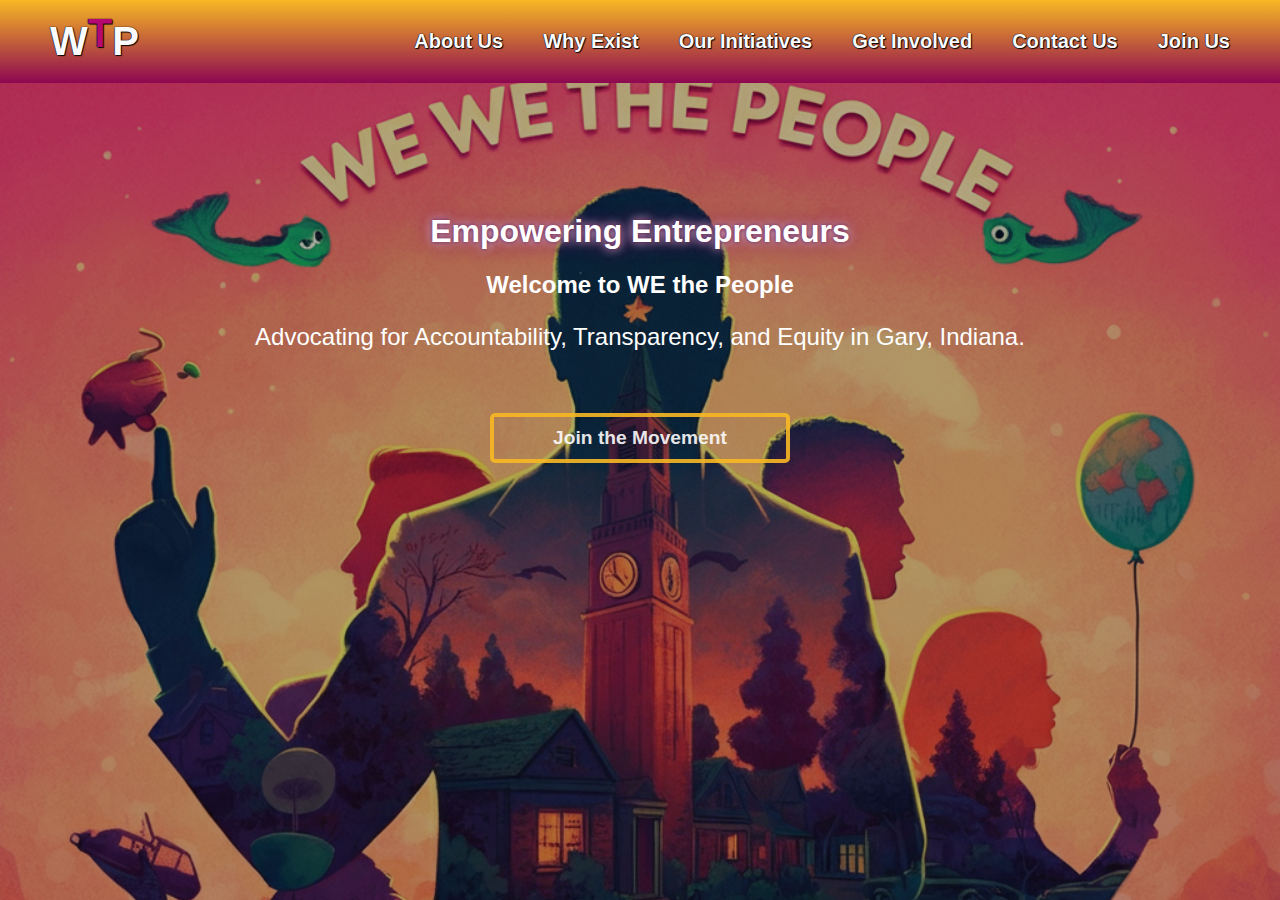
<file: index.html>
<!DOCTYPE html>
<html lang="en">

<head>
    <meta charset="UTF-8">
    <meta name="viewport" content="width=device-width, initial-scale=1.0">
    <link rel="stylesheet" href="https://cdnjs.cloudflare.com/ajax/libs/font-awesome/6.4.0/css/all.min.css"
        integrity="sha512-iecdLmaskl7CVkqkXNQ/ZH/XLlvWZOJyj7Yy7tcenmpD1ypASozpmT/E0iPtmFIB46ZmdtAc9eNBvH0H/ZpiBw=="
        crossorigin="anonymous" referrerpolicy="no-referrer" />

    <link rel="stylesheet" href="style.css">
    <title>WHY THE PEOPLE</title>
    <style>
        body {
            font-family: sans-serif;
            position: relative;
            margin: 0;
            font-family: sans-serif;
        }

        body::before {
            content: '';
            position: absolute;
            top: 0;
            left: 0;
            width: 100%;
            height: 100%;
            background: url(images/3.jpg) center/cover no-repeat;
            background-position: 50% -10%;
            z-index: -1;
        }

        body::after {
            content: '';
            position: absolute;
            top: 0;
            left: 0;
            width: 100%;
            height: 100%;
            background: rgba(8, 8, 8, 0.3) !important;
            z-index: -1;
        }

        .container {
            position: relative;
            z-index: 1;
            background: rgba(7, 7, 7, 0) !important;
        }

        .headingtop,
        .para,
        .button-container {
            position: relative;
            z-index: 1;

        }

        .headingtop {
            font-weight: 900;
        }

        .para {
            font-family: sans-serif;
            font-weight: 100 !important;
        }

        .button-container {
            font-weight: 400;

        }
    </style>
</head>

<body>

    <!-- bg animation -->
    <div class="container">
        <!-- header -->
        <nav>
            <a href="/index.html" class="logo">
                W<span class="middle-letter">T</span>P
            </a>
            <label for="toggler">
                <i class="fa fa-bars"></i>
            </label>
            <input type="checkbox" id="toggler" name="">
            <div class="menu">
                <ul class="list">
                    <li><a href="/AboutUs.html">About Us</a></li>
                    <li><a href="/Why-Exist.html">Why Exist</a></li>
                    <li><a href="/Our-Initiative.html">Our Initiatives</a></li>
                    <li><a href="/Get-Involved.html">Get Involved</a></li>
                    <li><a href="/contact.html">Contact Us</a></li>
                    <li><a href="/Join-us.html">Join Us</a></li>
                </ul>
            </div>
        </nav>
        <h1 class="topspc headingtop" style="color: white; margin-top: 130px;">Empowering Entrepreneurs</h1>
        <h2 style="color: white; font-weight: 900;">Welcome to WE the People</h2>
        <p class='para'>Advocating for Accountability, Transparency, and Equity in Gary, Indiana.</p>
        <br>
        <div class="button-container">
            <a href="/Join-us.html">
                <button>Join the Movement</button>
            </a>
        </div>
    </div>

</body>

</html>
</file>
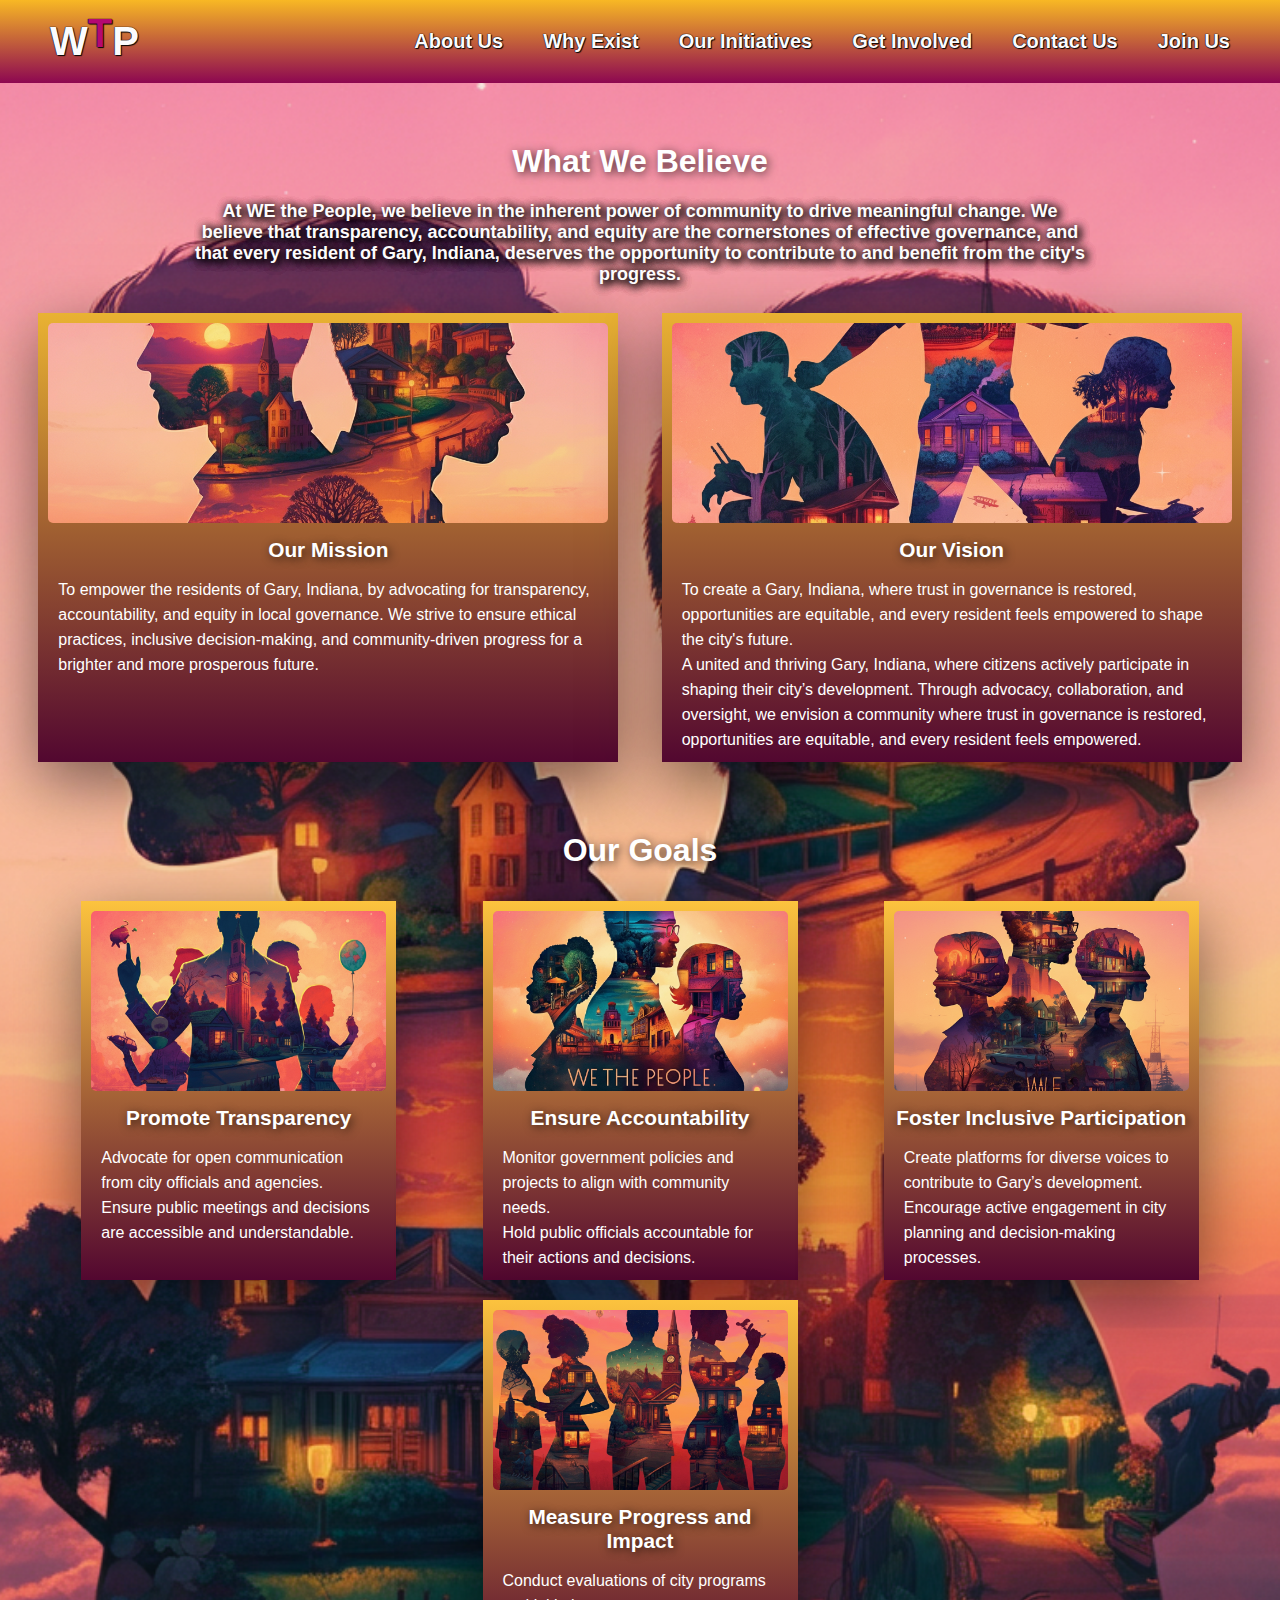
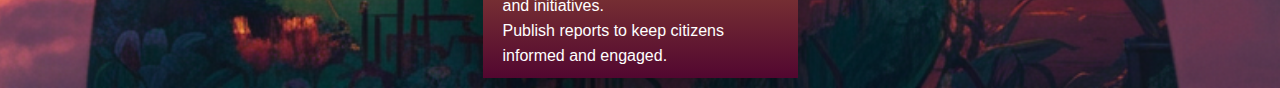
<file: AboutUs.html>
<!DOCTYPE html>
<html lang="en">

<head>
    <meta charset="UTF-8">
    <meta name="viewport" content="width=device-width, initial-scale=1.0">
    <link rel="stylesheet" href="https://cdnjs.cloudflare.com/ajax/libs/font-awesome/6.4.0/css/all.min.css"
        integrity="sha512-iecdLmaskl7CVkqkXNQ/ZH/XLlvWZOJyj7Yy7tcenmpD1ypASozpmT/E0iPtmFIB46ZmdtAc9eNBvH0H/ZpiBw=="
        crossorigin="anonymous" referrerpolicy="no-referrer" />

    <link rel="stylesheet" href="style.css">
    <title>About-Us</title>
    <style>
        body {
            position: relative;
            margin: 0;
            font-family: sans-serif;
        }

        body::before {
            content: '';
            position: absolute;
            top: 0;
            left: 0;
            width: 100%;
            height: 100vh;
            background: rgba(8, 8, 8, 0.9) !important;
            z-index: -1;
        }
        body::after {
            content: '';
            position: absolute;
            top: 0;
            left: 0;
            width: 100%;
            height: 100%;
            background: rgba(8, 8, 8, 0.6);
            z-index: -1;
        }

        .container {
            position: relative;
            z-index: 1;
            /* background: rgba(7, 7, 7, 0.5); */
            background: url(images/1.jpg) center/cover no-repeat;
        }

        .headingtop,
        .para,
        .button-container {
            position: relative;
            z-index: 1;

        }

        .para {
            font-size: 18px !important;
            color: rgb(253, 252, 252);
            font-weight: 600 !important;
            text-shadow: 2px 2px 10px rgba(7, 7, 7, 0.7),2px 2px 10px rgba(7, 7, 7, 0.7),2px 2px 10px rgba(7, 7, 7, 0.7),2px 2px 10px rgba(7, 7, 7, 0.7);
        }

        .headingtop {
            font-weight: 900;
            text-shadow: 2px 2px 10px rgba(0, 0, 0, 0.7);
        }



        .button-container {
            font-weight: 400;

        }


        .about-container {
            display: flex;
            justify-content: space-evenly;
            flex-wrap: wrap;
            margin: 0px 5px;
        }

        .about-box {
            text-align: center;
            position: relative;
            width: 560px;
            background: linear-gradient(to bottom, #e9b232, #520730);
            margin: 10px;
            padding: 10px;
            transition: 0.6s;
            box-shadow: 0px 20px 60px rgba(0, 0, 0, 0.5);
        }
        .about-box1 {
            text-align: center;
            position: relative;
            width: 295px;
            background: linear-gradient(to bottom, #fcc33e, #520730);
            margin: 10px;
            padding: 10px;
            transition: 0.6s;
            box-shadow: 0px 20px 60px rgba(0, 0, 0, 0.5);
        }
        .about-box:hover {
            background: linear-gradient(to bottom, #520730,#bd880e);
            box-shadow: 0px 10px 5px rgba(231, 229, 229, 0.5);
        }
        .about-box1:hover {
            background: linear-gradient(to bottom, #520730,#bd880e);
            box-shadow: 0px 10px 5px rgba(231, 229, 229, 0.5);
        }

        .box-heading {
            font-size: 1.3rem;
            font-weight: 700;
            color: white;
            margin: 15px 0;
            text-shadow: 2px 2px 10px rgba(0, 0, 0, 0.7);
        }

        .box-content {
            font-size: 1rem;
            font-family: 'Abel', sans-serif;
            color: white;
            margin: 0 10px;
            text-align: left;
        }

        .alignleft {
            line-height: 25px;
        }
        @media screen and (max-width: 600px) {
            .aboutheading {
                font-size: 1.7rem;
            }

            .box-heading {
                font-size: 1rem;
            }

            .box-content {
                font-size: 0.9rem;
            }
        }
    </style>
</head>

<body>
    <div class="container">
        <!-- header -->
        <nav>
            <a href="/index.html" class="logo">
                W<span class="middle-letter">T</span>P
            </a>
            <label for="toggler">
                <i class="fa fa-bars"></i>
            </label>
            <input type="checkbox" id="toggler" name="">
            <div class="menu">
                <ul class="list">
                    <li><a href="/AboutUs.html">About Us</a></li>
                    <li><a href="/Why-Exist.html">Why Exist</a></li>
                    <li><a href="/Our-Initiative.html">Our Initiatives</a></li>
                    <li><a href="/Get-Involved.html">Get Involved</a></li>
                    <li><a href="/contact.html">Contact Us</a></li>
                    <li><a href="/Join-us.html">Join Us</a></li>
                </ul>
            </div>
        </nav>
        
        <h1 class="headingtop " style="margin-top: 60px; ">What We Believe</h1>
        <p class="para">At WE the People, we believe in the inherent power of community to drive meaningful change. We
            believe that transparency, accountability, and equity are the cornerstones of effective governance, and that
            every resident of Gary, Indiana, deserves the opportunity to contribute to and benefit from the city's
            progress.</p>

        <div class="about-container">
            <div class="about-box">
                <div
                    style="width: 100%; height: 200px; overflow: hidden; border-radius: 5px; margin-bottom: 15px;background-position: 50% 10%;">
                    <img src="images/1.jpg" loading="lazy" alt="Vision"
                        style="width: 100%; height: 100%; object-fit: cover; ">
                </div>
                <h3 class="box-heading">Our Mission</h3>
                <div class="box-content alignleft">
                    To empower the residents of Gary, Indiana, by advocating for transparency, accountability, and
                    equity in local governance. We strive to ensure ethical practices, inclusive decision-making, and
                    community-driven progress for a brighter and more prosperous future.
                </div>
            </div>

            <div class="about-box">
                <div style="width: 100%; height: 200px; overflow: hidden; border-radius: 5px; margin-bottom: 15px;">
                    <img src="images/additionalimageselectionforwtp/envato-labs-ai-2dec8559-a771-4636-9a93-c594914e1535.jpg" loading="lazy" alt="Impact goal"
                        style="width: 100%; height: 100%; object-fit: cover;">
                </div>
                <h3 class="box-heading">Our Vision</h3>
                <div class="box-content alignleft">
                    To create a Gary, Indiana, where trust in governance is restored, opportunities are equitable, and
                    every resident feels empowered to shape the city's future. <br>

                    A united and thriving Gary, Indiana, where citizens actively participate in shaping their city’s
                    development. Through advocacy, collaboration, and oversight, we envision a community where trust in
                    governance is restored, opportunities are equitable, and every resident feels empowered.
                </div>
            </div>
        </div>
        <h1 class="headingtop " style="margin-top: 60px;">Our Goals</h1>
            <div class="about-container">
                <div class="about-box1">
                    <div style="width: 100%; height: 180px; overflow: hidden; border-radius: 5px; margin-bottom: 15px;">
                        <img src="images/3.jpg" loading="lazy" alt="Impact goal"
                            style="width: 100%; height: 100%; object-fit: cover;">
                    </div>
                    <h3 class="box-heading">Promote Transparency</h3>
                    <div class="box-content alignleft">
                        Advocate for open communication from city officials and agencies. <br>
                        Ensure public meetings and decisions are accessible and understandable. <br>
                       
    
                    </div>
                </div>
                <div class="about-box1">
                    <div style="width: 100%; height: 180px; overflow: hidden; border-radius: 5px; margin-bottom: 15px;">
                        <img src="images/4.jpg" loading="lazy" alt="Impact goal"
                            style="width: 100%; height: 100%; object-fit: cover;">
                    </div>
                    <h3 class="box-heading">Ensure Accountability</h3>
                    <div class="box-content alignleft">                   
                        Monitor government policies and projects to align with community needs. <br>
                        Hold public officials accountable for their actions and decisions. <br>
                    </div>
                </div>
                <div class="about-box1">
                    <div style="width: 100%; height: 180px; overflow: hidden; border-radius: 5px; margin-bottom: 15px;">
                        <img src="images/5.jpg" loading="lazy" alt="Impact goal"
                            style="width: 100%; height: 100%; object-fit: cover;">
                    </div>
                    <h3 class="box-heading">Foster Inclusive Participation</h3>
                    <div class="box-content alignleft">
                        Create platforms for diverse voices to contribute to Gary’s development. <br>
                        Encourage active engagement in city planning and decision-making processes. <br>
                    </div>
                </div>
                <div class="about-box1">
                    <div style="width: 100%; height: 180px; overflow: hidden; border-radius: 5px; margin-bottom: 15px;">
                        <img src="images/6.jpg" loading="lazy" alt="Impact goal"
                            style="width: 100%; height: 100%; object-fit: cover;">
                    </div>
                    <h3 class="box-heading">Measure Progress and Impact</h3>
                    <div class="box-content alignleft">
                        Conduct evaluations of city programs and initiatives. <br>
                        Publish reports to keep citizens informed and engaged.<br>
    
                    </div>
                </div>
            </div>


    </div>
</body>

</html>
</file>
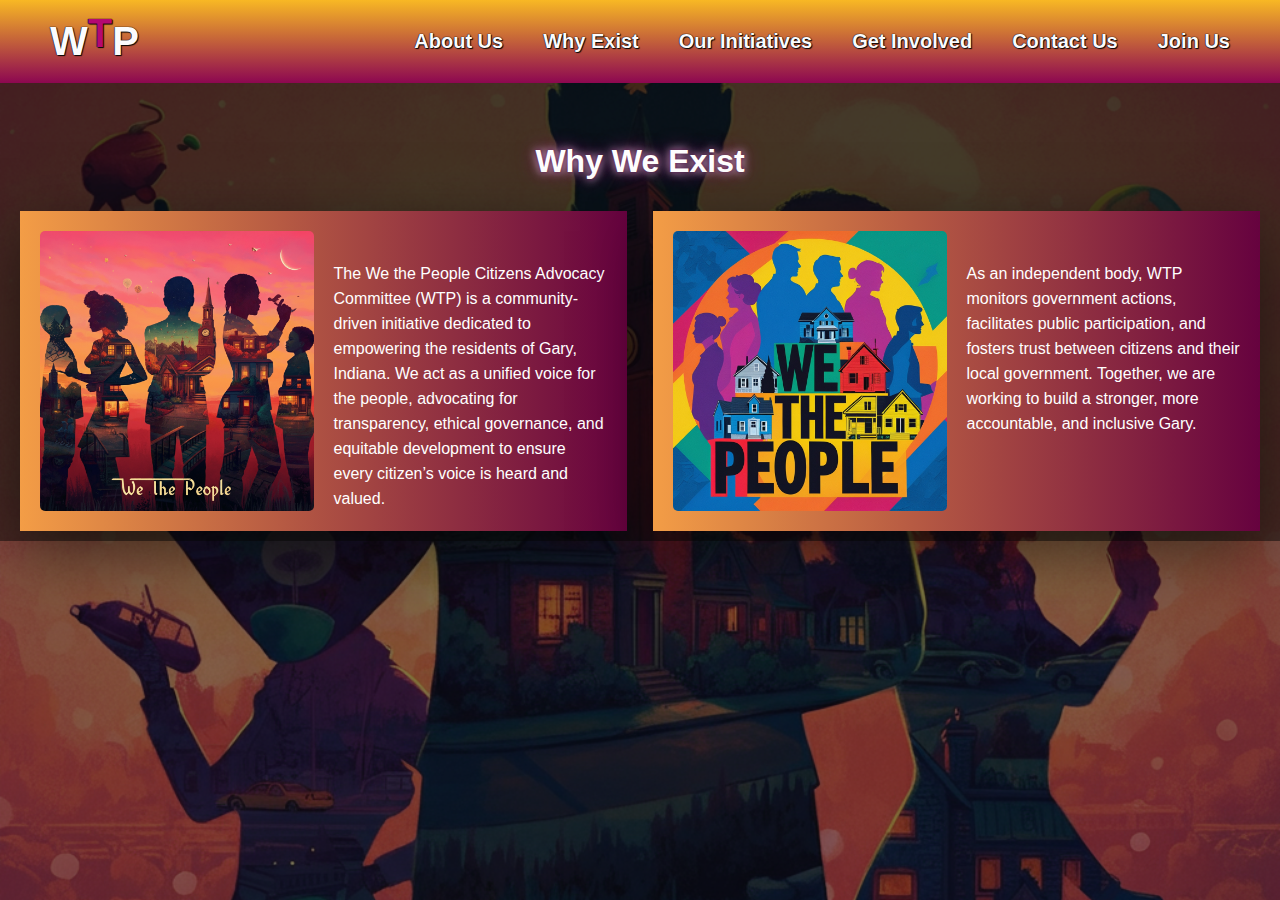
<file: Why-Exist.html>
<!DOCTYPE html>
<html lang="en">

<head>
    <meta charset="UTF-8">
    <meta name="viewport" content="width=device-width, initial-scale=1.0">
    <link rel="stylesheet" href="https://cdnjs.cloudflare.com/ajax/libs/font-awesome/6.4.0/css/all.min.css"
        integrity="sha512-iecdLmaskl7CVkqkXNQ/ZH/XLlvWZOJyj7Yy7tcenmpD1ypASozpmT/E0iPtmFIB46ZmdtAc9eNBvH0H/ZpiBw=="
        crossorigin="anonymous" referrerpolicy="no-referrer" />
    <link rel="stylesheet" href="style.css">
    <title>Why We Exist</title>
    <style>
        body {
            position: relative;
            margin: 0;
            font-family: sans-serif;
        }

        body::before {
            content: '';
            position: absolute;
            top: 0;
            left: 0;
            width: 100%;
            height: 100%;
            background: url(images/3.jpg) center/cover no-repeat;
            z-index: -1;
        }

        body::after {
            content: '';
            position: absolute;
            top: 0;
            left: 0;
            width: 100%;
            height: 100%;
            background: rgba(8, 8, 8, 0.5);
            z-index: -1;
        }

        .container {
            position: relative;
            z-index: 1;
            background: rgba(7, 7, 7, 0.5);
        }

        .headingtop {
            font-weight: 900;
        }

        .button-container {
            font-weight: 400;
        }

        button {
            border: 3px solid rgb(10, 156, 5);
        }

        .about-container {
            display: flex;
            justify-content: space-between;
            flex-wrap: wrap;
            margin: 0px 10px;
        }

        .about-box {
            text-align: left;
            position: relative;
            width: 45%;
            display: flex;
            flex-direction: row;
            background: linear-gradient(to right, #f39d46, #66023f);
            margin: 10px;
            padding: 20px;
            transition: 0.6s;
            box-shadow: 0px 20px 60px rgba(0, 0, 0, 0.5);
        }

        .about-box .image-container {
            width: 50%;
            height: 280px;
            overflow: hidden;
            border-radius: 5px;
            margin-right: 20px;
        }

        .about-box .image-container img {
            width: 100%;
            height: 100%;
            object-fit: cover;
        }

        .about-box .box-content {
            width: 50%;
            font-size: 1rem;
            font-family: 'Abel', sans-serif;
            color: white;
            line-height: 25px;
            padding-top: 30px;
        }

        .box-heading {
            font-size: 1.1rem;
            font-weight: 700;
            color: white;
            margin: 15px 0;
            text-shadow: 2px 2px 10px rgba(0, 0, 0, 0.7);
        }

        @media screen and (max-width: 900px) {
            .about-box {
                flex-direction: column;
                width: 100%;
                margin: 10px 0;
            }

            .about-box .image-container,
            .about-box .box-content {
                width: 100%;
            }
        }

        @media screen and (max-width: 600px) {
            .aboutheading {
                font-size: 1.7rem;
            }

            .box-heading {
                font-size: 1rem;
            }

            .box-content {
                font-size: 0.9rem;
            }
        }
    </style>
</head>

<body>
    <div class="container">
        <!-- header -->
        <nav>
            <a href="/index.html" class="logo">
                W<span class="middle-letter">T</span>P
            </a>
            <label for="toggler">
                <i class="fa fa-bars"></i>
            </label>
            <input type="checkbox" id="toggler" name="">
            <div class="menu">
                <ul class="list">
                    <li><a href="/AboutUs.html">About Us</a></li>
                    <li><a href="/Why-Exist.html">Why Exist</a></li>
                    <li><a href="/Our-Initiative.html">Our Initiatives</a></li>
                    <li><a href="/Get-Involved.html">Get Involved</a></li>
                    <li><a href="/contact.html">Contact Us</a></li>
                    <li><a href="/Join-us.html">Join Us</a></li>
                </ul>
            </div>
        </nav>
        <h1 class="headingtop" style="margin-top: 60px;">Why We Exist</h1>
        <div class="about-container">
            <div class="about-box">
                <div class="image-container">
                    <img src="images/6.jpg" loading="lazy" alt="Vision">
                </div>
                <div class="box-content">
                    The We the People Citizens Advocacy Committee (WTP) is a community-driven initiative dedicated
                    to empowering the residents of Gary, Indiana. We act as a unified voice for the people, advocating for
                    transparency, ethical governance, and equitable development to ensure every citizen’s voice is heard and
                    valued.
                </div>
            </div>

            <div class="about-box">
                <div class="image-container">
                    <img src="images/2.jpg" loading="lazy" alt="Impact goal">
                </div>
                <div class="box-content">
                    As an independent body, WTP monitors government actions, facilitates public participation, and
                    fosters trust between citizens and their local government. Together, we are working to build a stronger,
                    more accountable, and inclusive Gary.
                </div>
            </div>
        </div>
    </div>
</body>

</html>
</file>
<file: style.css>
/* bg animation  */
::-webkit-scrollbar {
  width: 5px;
  height: 5px;
}

::-webkit-scrollbar-track {
  background-color: transparent;
}

::-webkit-scrollbar-thumb {
  background-color: #8a3061;
  border-radius: 10px;
}

::-webkit-scrollbar-thumb:hover {
  background-color: #8a3061;
}

body {
  margin: 0;
  height: 100vh;
  font-weight: 100;
  background: radial-gradient(#0a0a0a, #1f1013);
  overflow-y: auto;
  overflow-x: hidden;
  -webkit-animation: fadeIn 1 1s ease-out;
  -moz-animation: fadeIn 1 1s ease-out;
  -o-animation: fadeIn 1 1s ease-out;
  animation: fadeIn 1 1s ease-out;
}

.container {
  text-align: center;
  justify-content: center;
  background: #000;
}
/* Style for the logo */
.logo {
  font-family: 'Arial', sans-serif;
  font-size: 40px;
  font-weight: bold;
  color: linear-gradient(to right, #b35f0c, #b40872);
  ;
  -webkit-background-clip: text;
  background-clip: text;
  display: inline-block;
  position: relative;
}


.middle-letter {
  position: relative;
  top: -8px;
  color: #b40872;
  animation: blinkT 1.5s ease-in-out infinite;
}


@keyframes blinkT {
  0% {
      opacity: 1;
  }

  50% {
      opacity: 0.5;
  }

  100% {
      opacity: 1;
  }
}

/* nav */
nav {
  display: flex;
  flex-wrap: wrap;
  align-items: center;
  justify-content: space-between;
  font-size: 20px;
  font-weight: bold;
  font-family: sans-serif;
  padding: 10px 50px;
  background: linear-gradient(to bottom, #f8b824, #8d0751);
}
nav a {
  text-decoration: none;
  color:#fbfbfd;
  text-shadow: 0 0 1px rgb(3, 3, 3), 0 0 1px rgb(8, 8, 8), 1px 1px 1px rgb(7, 7, 7);
}
nav a:hover {
  color: white;
  text-shadow: 0 0 5px white, 0 0 10px white, 2px 2px 2px black;
}

.list {
  display: flex;
  list-style: none;
  gap: 40px;
}

/* nav */
.button-container {
  display: flex;
  flex-wrap: wrap;
  gap: 20px;
  text-align: center;
  justify-content: center;
  padding-top: 20px !important;
  padding-bottom: 30px !important;
}
button {
  border: 4px solid #f8b824;
  background: transparent;
  font-family: "Roboto", sans-serif;
  color: #fcfbfb;
  width: 300px;
  height: 50px;
  font-weight: 800;
  font-size: 1.2rem;
  border-radius: 5px;
  opacity: 0.9;
  transition: 0.3s;
}

button:hover {
  border: 4px solid #2b0018;
  background-color: rgba(78, 1, 59, 0.5);
  cursor: pointer;
  color: white;
  font-weight: 800;
  opacity: 1;
  box-shadow: 0 8px 16px 0 rgba(0, 0, 0, 0.2);
}

button:focus {
  outline: none;
}
.container p {
  padding: 0 15%;
}

.headingtop {
  text-align: center;
  color: white;
  text-shadow: 0 0 5px rgb(80, 1, 63), 0 0 10px rgb(255, 255, 255, 1),
  0 0 20px rgb(143, 3, 113);
}

.headingtop:hover {
  text-shadow: 0 0 5px rgb(150, 1, 142), 0 0 10px rgb(255, 255, 255, 1),
    0 0 20px rgb(255, 255, 255, 1), 0 0 30px rgb(117, 6, 80);
    
}
.para {
  text-align: center;
  font-family:sans-serif;
  font-weight: 200;
  color: white;
  font-size: 1.5rem;
}
#toggler,
label {
  display: none;
}
label i {
  color: rgb(250, 249, 249);
}
#footer {
  font-family: "Roboto", sans-serif;
  font-size: 1.2em;
  color: white;
  position: fixed;
  -webkit-transform: translate(95vw, 90vh);
  -moz-transform: translate(95vw, 90vh);
  transform: translate(95vw, 90vh);
  transform: translate(95vw, 90vh);
}
/* bg animation  */

@media screen and (max-width: 650px) {
  .menu {
    width: 100%;
    max-height: 0;
    overflow: hidden;
  }
  label {
    display: inline-flex;
  }
  #toggler:checked ~ .menu {
    max-height: 100%;
    color: black;
  }
  .list {
    flex-direction: column;
    align-items: center;
    padding: 20px;
  }
  .headingtop {
    font-size: 1.6rem;
    color: white;
  }
  .para {
    font-size: 0.9rem;
  }
  .container p {
    padding: 0 4%;
  }
  .button-container {
    padding-top: 30px !important;
    padding-bottom: 10px !important;
  }
}
@media screen and (max-width: 600px) {
  nav {
    padding: 10px 10px;
  }
}
/* bg animation  */
.light {
  position: absolute;
  width: 0px;
  opacity: 0.75;
  background-color: white;
  box-shadow: #e9f1f1 0px 0px 20px 2px;
  opacity: 0;
  top: 100vh;
  bottom: 0px;
  left: 0px;
  right: 0px;
  margin: auto;
}
.x1 {
  -webkit-animation: floatUp 4s infinite linear;
  -moz-animation: floatUp 4s infinite linear;
  -o-animation: floatUp 4s infinite linear;
  animation: floatUp 4s infinite linear;
  -webkit-transform: scale(1);
  -moz-transform: scale(1);
  -o-transform: scale(1);
  transform: scale(1);
}

.x2 {
  -webkit-animation: floatUp 7s infinite linear;
  -moz-animation: floatUp 7s infinite linear;
  -o-animation: floatUp 7s infinite linear;
  animation: floatUp 7s infinite linear;
  -webkit-transform: scale(1.6);
  -moz-transform: scale(1.6);
  -o-transform: scale(1.6);
  transform: scale(1.6);
  left: 15%;
}

.x3 {
  -webkit-animation: floatUp 2.5s infinite linear;
  -moz-animation: floatUp 2.5s infinite linear;
  -o-animation: floatUp 2.5s infinite linear;
  animation: floatUp 2.5s infinite linear;
  -webkit-transform: scale(0.5);
  -moz-transform: scale(0.5);
  -o-transform: scale(0.5);
  transform: scale(0.5);
  left: -15%;
}

.x4 {
  -webkit-animation: floatUp 4.5s infinite linear;
  -moz-animation: floatUp 4.5s infinite linear;
  -o-animation: floatUp 4.5s infinite linear;
  animation: floatUp 4.5s infinite linear;
  -webkit-transform: scale(1.2);
  -moz-transform: scale(1.2);
  -o-transform: scale(1.2);
  transform: scale(1.2);
  left: -34%;
}

.x5 {
  -webkit-animation: floatUp 8s infinite linear;
  -moz-animation: floatUp 8s infinite linear;
  -o-animation: floatUp 8s infinite linear;
  animation: floatUp 8s infinite linear;
  -webkit-transform: scale(2.2);
  -moz-transform: scale(2.2);
  -o-transform: scale(2.2);
  transform: scale(2.2);
  left: -57%;
}

.x6 {
  -webkit-animation: floatUp 3s infinite linear;
  -moz-animation: floatUp 3s infinite linear;
  -o-animation: floatUp 3s infinite linear;
  animation: floatUp 3s infinite linear;
  -webkit-transform: scale(0.8);
  -moz-transform: scale(0.8);
  -o-transform: scale(0.8);
  transform: scale(0.8);
  left: -81%;
}

.x7 {
  -webkit-animation: floatUp 5.3s infinite linear;
  -moz-animation: floatUp 5.3s infinite linear;
  -o-animation: floatUp 5.3s infinite linear;
  animation: floatUp 5.3s infinite linear;
  -webkit-transform: scale(3.2);
  -moz-transform: scale(3.2);
  -o-transform: scale(3.2);
  transform: scale(3.2);
  left: 37%;
}

.x8 {
  -webkit-animation: floatUp 4.7s infinite linear;
  -moz-animation: floatUp 4.7s infinite linear;
  -o-animation: floatUp 4.7s infinite linear;
  animation: floatUp 4.7s infinite linear;
  -webkit-transform: scale(1.7);
  -moz-transform: scale(1.7);
  -o-transform: scale(1.7);
  transform: scale(1.7);
  left: 62%;
}

.x9 {
  -webkit-animation: floatUp 4.1s infinite linear;
  -moz-animation: floatUp 4.1s infinite linear;
  -o-animation: floatUp 4.1s infinite linear;
  animation: floatUp 4.1s infinite linear;
  -webkit-transform: scale(0.9);
  -moz-transform: scale(0.9);
  -o-transform: scale(0.9);
  transform: scale(0.9);
  left: 85%;
}

@-webkit-keyframes floatUp {
  0% {
    top: 100vh;
    opacity: 0;
  }
  25% {
    opacity: 1;
  }
  50% {
    top: 0vh;
    opacity: 0.8;
  }
  75% {
    opacity: 1;
  }
  100% {
    top: -100vh;
    opacity: 0;
  }
}
@-moz-keyframes floatUp {
  0% {
    top: 100vh;
    opacity: 0;
  }
  25% {
    opacity: 1;
  }
  50% {
    top: 0vh;
    opacity: 0.8;
  }
  75% {
    opacity: 1;
  }
  100% {
    top: -100vh;
    opacity: 0;
  }
}
@-o-keyframes floatUp {
  0% {
    top: 100vh;
    opacity: 0;
  }
  25% {
    opacity: 1;
  }
  50% {
    top: 0vh;
    opacity: 0.8;
  }
  75% {
    opacity: 1;
  }
  100% {
    top: -100vh;
    opacity: 0;
  }
}
@keyframes floatUp {
  0% {
    top: 100vh;
    opacity: 0;
  }
  25% {
    opacity: 1;
  }
  50% {
    top: 0vh;
    opacity: 0.8;
  }
  75% {
    opacity: 1;
  }
  100% {
    top: -100vh;
    opacity: 0;
  }
}
.wrapper {
  animation: scroll 100s linear infinite;
  background: url("images/herearesomepossiblebackgrounds/ebd8f14c-ac7b-499f-97c3-9cff71640364.jpg"),
    #0e0d0d;
  color: #eee;
  justify-content: center;
  align-items: center;
  perspective: 1000px;
  perspective-origin: 50% 50%;
}

@keyframes scroll {
  100% {
    background-position: 0px -400%;
  }
}
@media (prefers-reduced-motion) {
  .wrapper {
    animation: scroll 800s linear infinite;
  }
}
</file>
